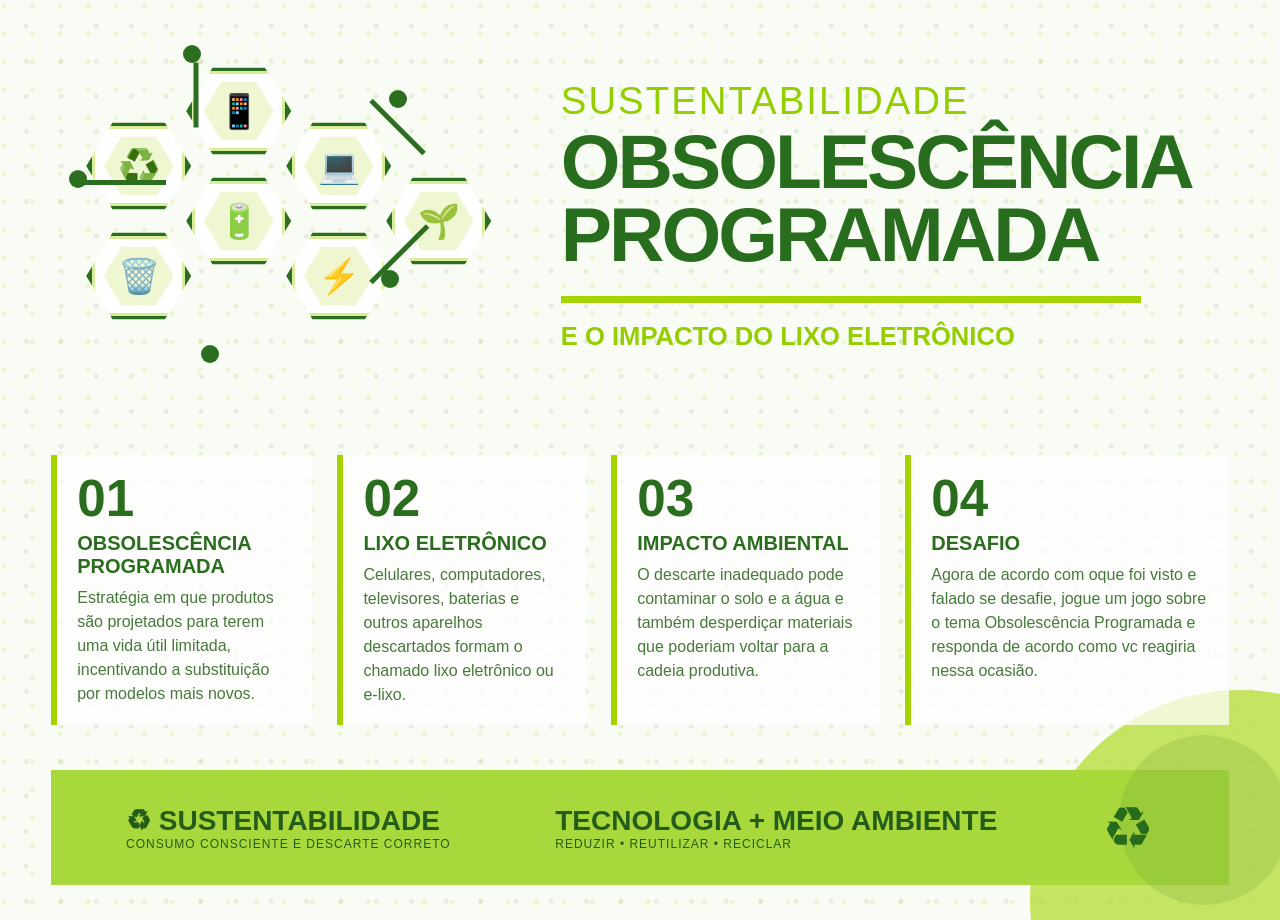
<file: index.html>
<!DOCTYPE html>
<html lang="pt-br">

<head>
    <meta charset="UTF-8">
    <meta name="viewport" content="width=device-width, initial-scale=1.0">
    <title>Obsolescência Programada e Lixo Eletrônico</title>
    <link rel="stylesheet" href="./CSS/style.css">
    <link rel="stylesheet" href="./CSS/cards_index.css">
    <link rel="stylesheet" href="./CSS/titulo_index.css">
    <link rel="stylesheet" href="./CSS/inferior_index.css">
</head>

<body>

    <main class="pagina">

        <div class="mancha"></div>

        <div class="conteudo">

            <section class="topo">

                <div class="rede">

                    <div class="hex h1">
                        <span>♻️</span>
                    </div>

                    <div class="hex h2">
                        <span>📱</span>
                    </div>

                    <div class="hex h3">
                        <span>💻</span>
                    </div>

                    <div class="hex h4">
                        <span>🔋</span>
                    </div>

                    <div class="hex h5">
                        <span>🗑️</span>
                    </div>

                    <div class="hex h6">
                        <span>⚡</span>
                    </div>

                    <div class="hex h7">
                        <span>🌱</span>
                    </div>

                    <div class="ponto p1"></div>
                    <div class="ponto p2"></div>
                    <div class="ponto p3"></div>
                    <div class="ponto p4"></div>
                    <div class="ponto p5"></div>

                    <div class="linha l1"></div>
                    <div class="linha l2"></div>
                    <div class="linha l3"></div>
                    <div class="linha l4"></div>

                </div>

                <div class="titulo">

                    <small>SUSTENTABILIDADE</small>

                    <h1>
                        Obsolescência<br>
                        Programada
                    </h1>

                    <div class="linha-titulo"></div>

                    <div class="subtitulo">
                        E o impacto do lixo eletrônico
                    </div>

                </div>

            </section>

            <section class="informacoes">

                <article class="card">

                    <div class="numero">01</div>

                    <h2><a class="link" href="./Obsolescência_Programada.html">Obsolescência Programada</a></h2>

                    <p>
                        Estratégia em que produtos são projetados para terem
                        uma vida útil limitada, incentivando a substituição
                        por modelos mais novos.
                    </p>

                </article>


                <article class="card">

                    <div class="numero">02</div>

                    <h2><a class="link" href="./Lixo_eletrônico.html">Lixo Eletrônico</a></h2>

                    <p>
                        Celulares, computadores, televisores, baterias e
                        outros aparelhos descartados formam o chamado
                        lixo eletrônico ou e-lixo.
                    </p>

                </article>


                <article class="card">

                    <div class="numero">03</div>

                    <h2><a class="link" href="./Impactos.html">Impacto Ambiental</a></h2>

                    <p>
                        O descarte inadequado pode contaminar o solo e a
                        água e também desperdiçar materiais que poderiam
                        voltar para a cadeia produtiva.
                    </p>

                </article>

                <article class="card">

                    <div class="numero">04</div>

                    <h2><a class="link" href="./jogo.html">Desafio</a></h2>

                    <p>
                       Agora de acordo com oque foi visto e falado se desafie,
                       jogue um jogo sobre o tema Obsolescência Programada e 
                       responda de acordo como vc reagiria nessa ocasião.

                    </p>

                </article>

            </section>
            
            <section class="faixa">

                <div class="logo-texto">

                    ♻ SUSTENTABILIDADE

                    <span>
                        CONSUMO CONSCIENTE E DESCARTE CORRETO
                    </span>

                </div>


                <div class="logo-texto">

                    TECNOLOGIA + MEIO AMBIENTE

                    <span>
                        REDUZIR • REUTILIZAR • RECICLAR
                    </span>

                </div>


                <div class="reciclagem">
                    ♻
                </div>

            </section>

        </div>

    </main>

</body>

</html>
</file>
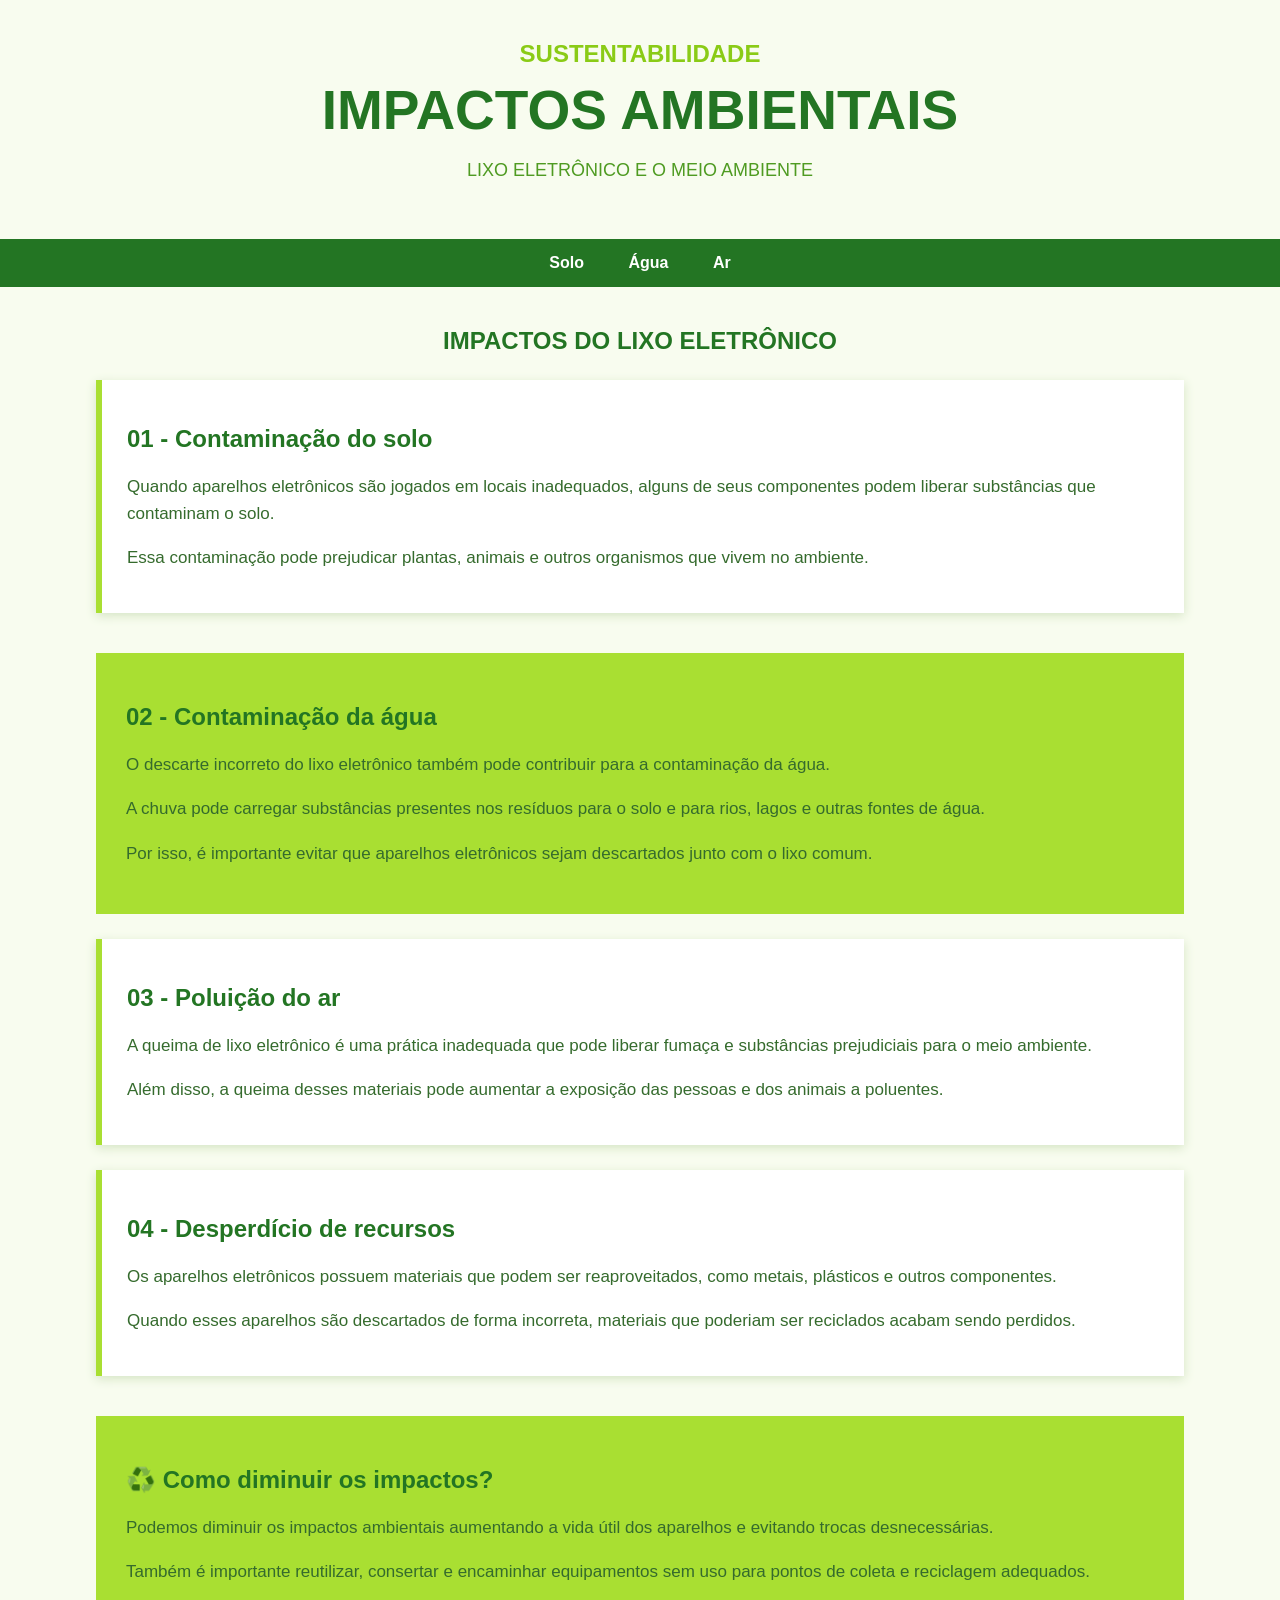
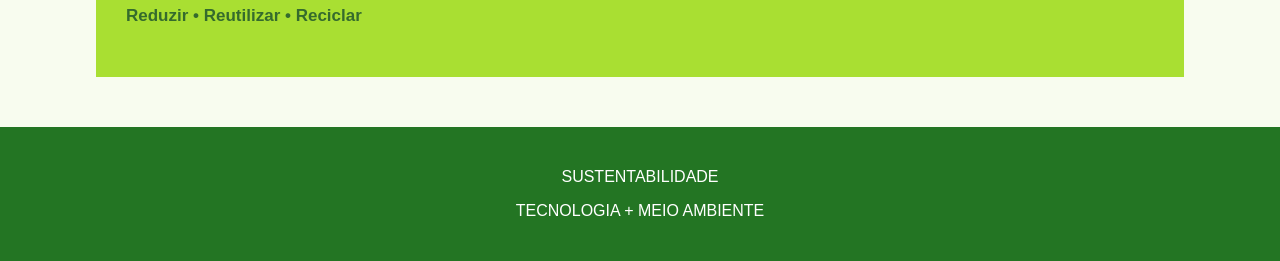
<file: Impactos.html>
<!DOCTYPE html>
<html lang="pt-br">

<head>
    <meta charset="UTF-8">
    <title>Impactos Ambientais</title>

    <link rel="stylesheet" href="./CSS/impactos.css">
    <link rel="stylesheet" href="./CSS/superior_impactos.css">
    <link rel="stylesheet" href="./CSS/soluções_impactos.css">
</head>

<body>

    <div class="topo">

        <h2>SUSTENTABILIDADE</h2>

        <h1>IMPACTOS AMBIENTAIS</h1>

        <p>LIXO ELETRÔNICO E O MEIO AMBIENTE</p>

    </div>


    <div class="menu">

        <a href="#solo">Solo</a>
        <a href="#agua">Água</a>
        <a href="#ar">Ar</a>

    </div>


    <div class="conteudo">

        <h2 class="titulo">IMPACTOS DO LIXO ELETRÔNICO</h2>


        <div class="caixa" id="solo">

            <h2>01 - Contaminação do solo</h2>

            <p>
                Quando aparelhos eletrônicos são jogados em locais
                inadequados, alguns de seus componentes podem liberar
                substâncias que contaminam o solo.
            </p>

            <p>
                Essa contaminação pode prejudicar plantas, animais e
                outros organismos que vivem no ambiente.
            </p>

        </div>


        <div class="solucoes" id="agua">

            <h2>02 - Contaminação da água</h2>

            <p>
                O descarte incorreto do lixo eletrônico também pode
                contribuir para a contaminação da água.
            </p>

            <p>
                A chuva pode carregar substâncias presentes nos resíduos
                para o solo e para rios, lagos e outras fontes de água.
            </p>

            <p>
                Por isso, é importante evitar que aparelhos eletrônicos
                sejam descartados junto com o lixo comum.
            </p>

        </div>


        <div class="caixa" id="ar">

            <h2>03 - Poluição do ar</h2>

            <p>
                A queima de lixo eletrônico é uma prática inadequada
                que pode liberar fumaça e substâncias prejudiciais
                para o meio ambiente.
            </p>

            <p>
                Além disso, a queima desses materiais pode aumentar
                a exposição das pessoas e dos animais a poluentes.
            </p>

        </div>


        <div class="caixa">

            <h2>04 - Desperdício de recursos</h2>

            <p>
                Os aparelhos eletrônicos possuem materiais que podem
                ser reaproveitados, como metais, plásticos e outros
                componentes.
            </p>

            <p>
                Quando esses aparelhos são descartados de forma
                incorreta, materiais que poderiam ser reciclados
                acabam sendo perdidos.
            </p>

        </div>


        <div class="solucoes">

            <h2>♻️ Como diminuir os impactos?</h2>

            <p>
                Podemos diminuir os impactos ambientais aumentando
                a vida útil dos aparelhos e evitando trocas
                desnecessárias.
            </p>

            <p>
                Também é importante reutilizar, consertar e encaminhar
                equipamentos sem uso para pontos de coleta e reciclagem
                adequados.
            </p>

            <p>
                <b>Reduzir • Reutilizar • Reciclar</b>
            </p>

        </div>

    </div>


    <div class="rodape">

        <p>SUSTENTABILIDADE</p>

        <p>TECNOLOGIA + MEIO AMBIENTE</p>

    </div>

</body>

</html>
</file>
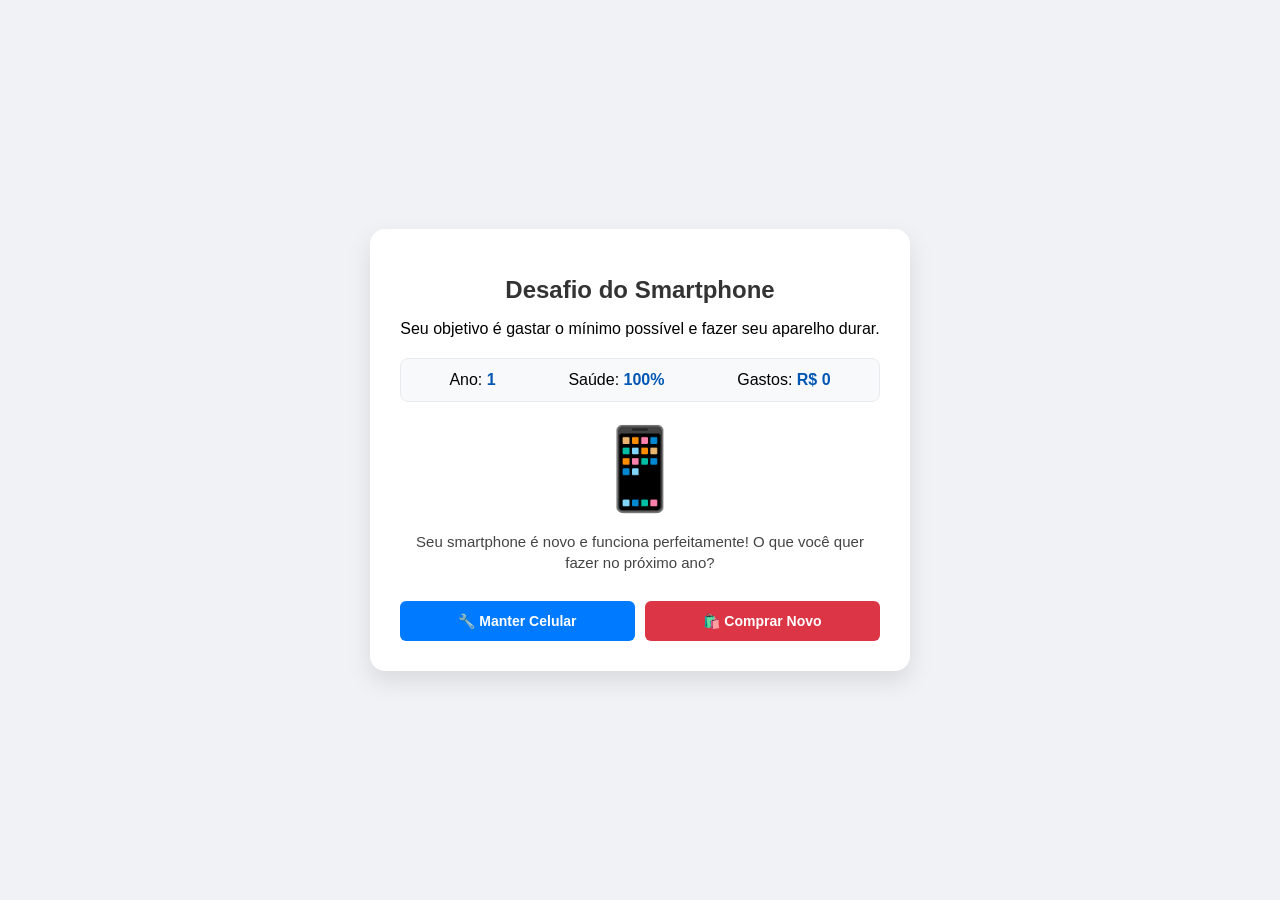
<file: jogo.html>
<!DOCTYPE html>
<html lang="pt-BR">
<head>
    <meta charset="UTF-8">
    <meta name="viewport" content="width=device-width, initial-scale=1.0">
    <title>Desafio da Obsolescência Programada</title>
    <style>
        body {
            font-family: 'Segoe UI', Tahoma, Geneva, Verdana, sans-serif;
            background-color: #f0f2f5;
            display: flex;
            justify-content: center;
            align-items: center;
            min-height: 100vh;
            margin: 0;
            padding: 20px;
            box-sizing: border-box;
        }
        .container {
            background: white;
            padding: 30px;
            border-radius: 15px;
            box-shadow: 0 10px 25px rgba(0,0,0,0.1);
            text-align: center;
            max-width: 480px;
            width: 100%;
        }
        h1 { color: #333; margin-bottom: 5px; font-size: 24px; }
        .status-box {
            display: flex;
            justify-content: space-around;
            margin: 20px 0;
            background: #f8f9fa;
            padding: 12px;
            border-radius: 8px;
            border: 1px solid #e9ecef;
        }
        .stat { font-weight: bold; color: #0056b3; }
        #phone {
            font-size: 80px;
            margin: 15px 0;
            transition: transform 0.3s;
        }
        .choice-box {
            display: flex;
            gap: 10px;
            justify-content: center;
            margin-top: 20px;
        }
        .btn {
            color: white;
            border: none;
            padding: 12px 18px;
            font-size: 14px;
            border-radius: 6px;
            cursor: pointer;
            font-weight: bold;
            transition: 0.2s;
            flex: 1;
        }
        .btn-keep { background-color: #007bff; }
        .btn-keep:hover { background-color: #0056b3; }
        .btn-buy { background-color: #dc3545; }
        .btn-buy:hover { background-color: #bd2130; }
        .btn:disabled { background-color: #cccccc !important; cursor: not-allowed; }
        #log {
            margin-top: 15px;
            font-size: 15px;
            color: #444;
            min-height: 50px;
            line-height: 1.4;
        }
        .explanation {
            display: none;
            margin-top: 25px;
            padding-top: 20px;
            border-top: 2px dashed #6c757d;
            text-align: left;
        }
        .explanation h3 { color: #333; margin-top: 0; }
        .highlight { color: #dc3545; font-weight: bold; }
    </style>
</head>
<body>

<div class="container">
    <h1>Desafio do Smartphone</h1>
    <p>Seu objetivo é gastar o mínimo possível e fazer seu aparelho durar.</p>
    
    <div class="status-box">
        <div>Ano: <span id="years" class="stat">1</span></div>
        <div>Saúde: <span id="health" class="stat">100%</span></div>
        <div>Gastos: <span id="expenses" class="stat">R$ 0</span></div>
    </div>

    <div id="phone">📱</div>
    <p id="log">Seu smartphone é novo e funciona perfeitamente! O que você quer fazer no próximo ano?</p>
    
    <div class="choice-box">
        <button id="btn-keep" class="btn btn-keep" onclick="chooseOption('keep')">🔧 Manter Celular</button>
        <button id="btn-buy" class="btn btn-buy" onclick="chooseOption('buy')">🛍️ Comprar Novo</button>
    </div>
    
    <div id="explanation" class="explanation">
        <h3>💡 Lição sobre Obsolescência</h3>
        <p id="explanation-text"></p>
        <button class="btn btn-keep" style="width: 100%; margin-top: 10px;" onclick="resetGame()">Jogar Novamente</button>
    </div>
</div>

<script>
    let year = 1;
    let health = 100;
    let expenses = 0;

    const logEl = document.getElementById('log');
    const yearsEl = document.getElementById('years');
    const healthEl = document.getElementById('health');
    const expensesEl = document.getElementById('expenses');
    const phoneEl = document.getElementById('phone');
    const btnKeep = document.getElementById('btn-keep');
    const btnBuy = document.getElementById('btn-buy');
    const expBox = document.getElementById('explanation');
    const expText = document.getElementById('explanation-text');

    // Cenários de obsolescência programada ano a ano
    const scenarios = {
        2: {
            problem: "O sistema atualizou sozinho e a bateria começou a descarregar muito rápido.",
            keepLog: "Você decidiu manter! Pagou R$ 250 por uma bateria nova paralela. A saúde subiu um pouco, mas a lentidão continua.",
            keepCost: 250,
            keepHealthEffect: -10, // perde menos saúde por consertar
            buyLog: "Você comprou um novo por R$ 2.000 porque não aguentava a bateria viciada.",
            buyCost: 2000,
            concept: "<strong>Obsolescência Funcional (Software):</strong> Fabricantes lançam atualizações pesadas que sabotam o desempenho do hardware antigo, forçando você a gastar com reparos ou comprar outro."
        },
        3: {
            problem: "A tela quebrou. A assistência oficial cobra quase o preço de um celular novo para trocar.",
            keepLog: "Você decidiu manter! Gastou R$ 900 na tela nova. Ficou caro e a tela não tem o mesmo brilho de antes.",
            keepCost: 900,
            keepHealthEffect: -30,
            buyLog: "Você preferiu comprar outro por R$ 2.200, já que consertar o antigo era economicamente inviável.",
            buyCost: 2200,
            concept: "<strong>Inviabilidade de Reparo:</strong> Os produtos são desenhados para dificultar o conserto. Peças coladas, raras ou propositalmente caras fazem o consumidor desistir de consertar."
        },
        4: {
            problem: "Seus aplicativos de banco e o WhatsApp pararam de funcionar porque exigem um sistema operacional mais novo que seu celular não recebe mais.",
            keepLog: "Você insistiu em ficar com ele, mas agora tem um aparelho que liga, mas não roda nada útil. Virou um peso de papel.",
            keepCost: 0,
            keepHealthEffect: -60,
            buyLog: "Sem conseguir usar os apps do dia a dia, você foi obrigado a gastar R$ 2.500 em um novo aparelho.",
            buyCost: 2500,
            concept: "<strong>Obsolescência Tecnológica/Sistêmica:</strong> Mesmo que o aparelho físico esteja intacto, o ecossistema digital corta o suporte para te obrigar a migrar para tecnologias mais recentes."
        }
    };

    function chooseOption(choice) {
        let currentScenario = scenarios[year + 1];
        
        if (choice === 'keep') {
            expenses += currentScenario.keepCost;
            health += currentScenario.keepHealthEffect;
            if (health < 0) health = 0;
            logEl.innerHTML = `<strong>Resultado:</strong> ${currentScenario.keepLog}`;
        } else if (choice === 'buy') {
            expenses += currentScenario.buyCost;
            health = 100; // Celular novo resgata a saúde
            logEl.innerHTML = `<strong>Resultado:</strong> ${currentScenario.buyLog}`;
        }

        // Atualiza interface física
        year++;
        yearsEl.innerText = year;
        healthEl.innerText = health + "%";
        expensesEl.innerText = `R$ ${expenses}`;

        // Atualiza visual do emoji do celular
        if (health > 70) phoneEl.innerText = "📱";
        else if (health > 30) phoneEl.innerText = "🤕";
        else phoneEl.innerText = "💀";

        // Avança o loop ou finaliza
        setTimeout(() => {
            if (year < 4) {
                logEl.innerHTML += `<br><br><span class="highlight">Próximo problema (Ano ${year}):</span> ${scenarios[year + 1].problem}`;
            } else {
                endGame(currentScenario.concept);
            }
        }, 600);
    }

    function endGame(conceptText) {
        btnKeep.disabled = true;
        btnBuy.disabled = true;
        
        let resumoFinal = `Você terminou o experimento no <strong>Ano 4</strong> com um gasto total de <span class="highlight">R$ ${expenses}</span>.<br><br>`;
        
        expText.innerHTML = resumoFinal + conceptText + "<br><br>Reparar deveria ser um direito simples e acessível, mas a indústria molda o mercado para o descarte constante.";
        expBox.style.display = 'block';
    }

    function resetGame() {
        year = 1;
        health = 100;
        expenses = 0;
        yearsEl.innerText = year;
        healthEl.innerText = health + "%";
        expensesEl.innerText = "R$ 0";
        phoneEl.innerText = "📱";
        logEl.innerHTML = "Seu smartphone é novo e funciona perfeitamente! O que você quer fazer no próximo ano?";
        btnKeep.disabled = false;
        btnBuy.disabled = false;
        expBox.style.display = 'none';
    }
</script>

</body>
</html>
</file>
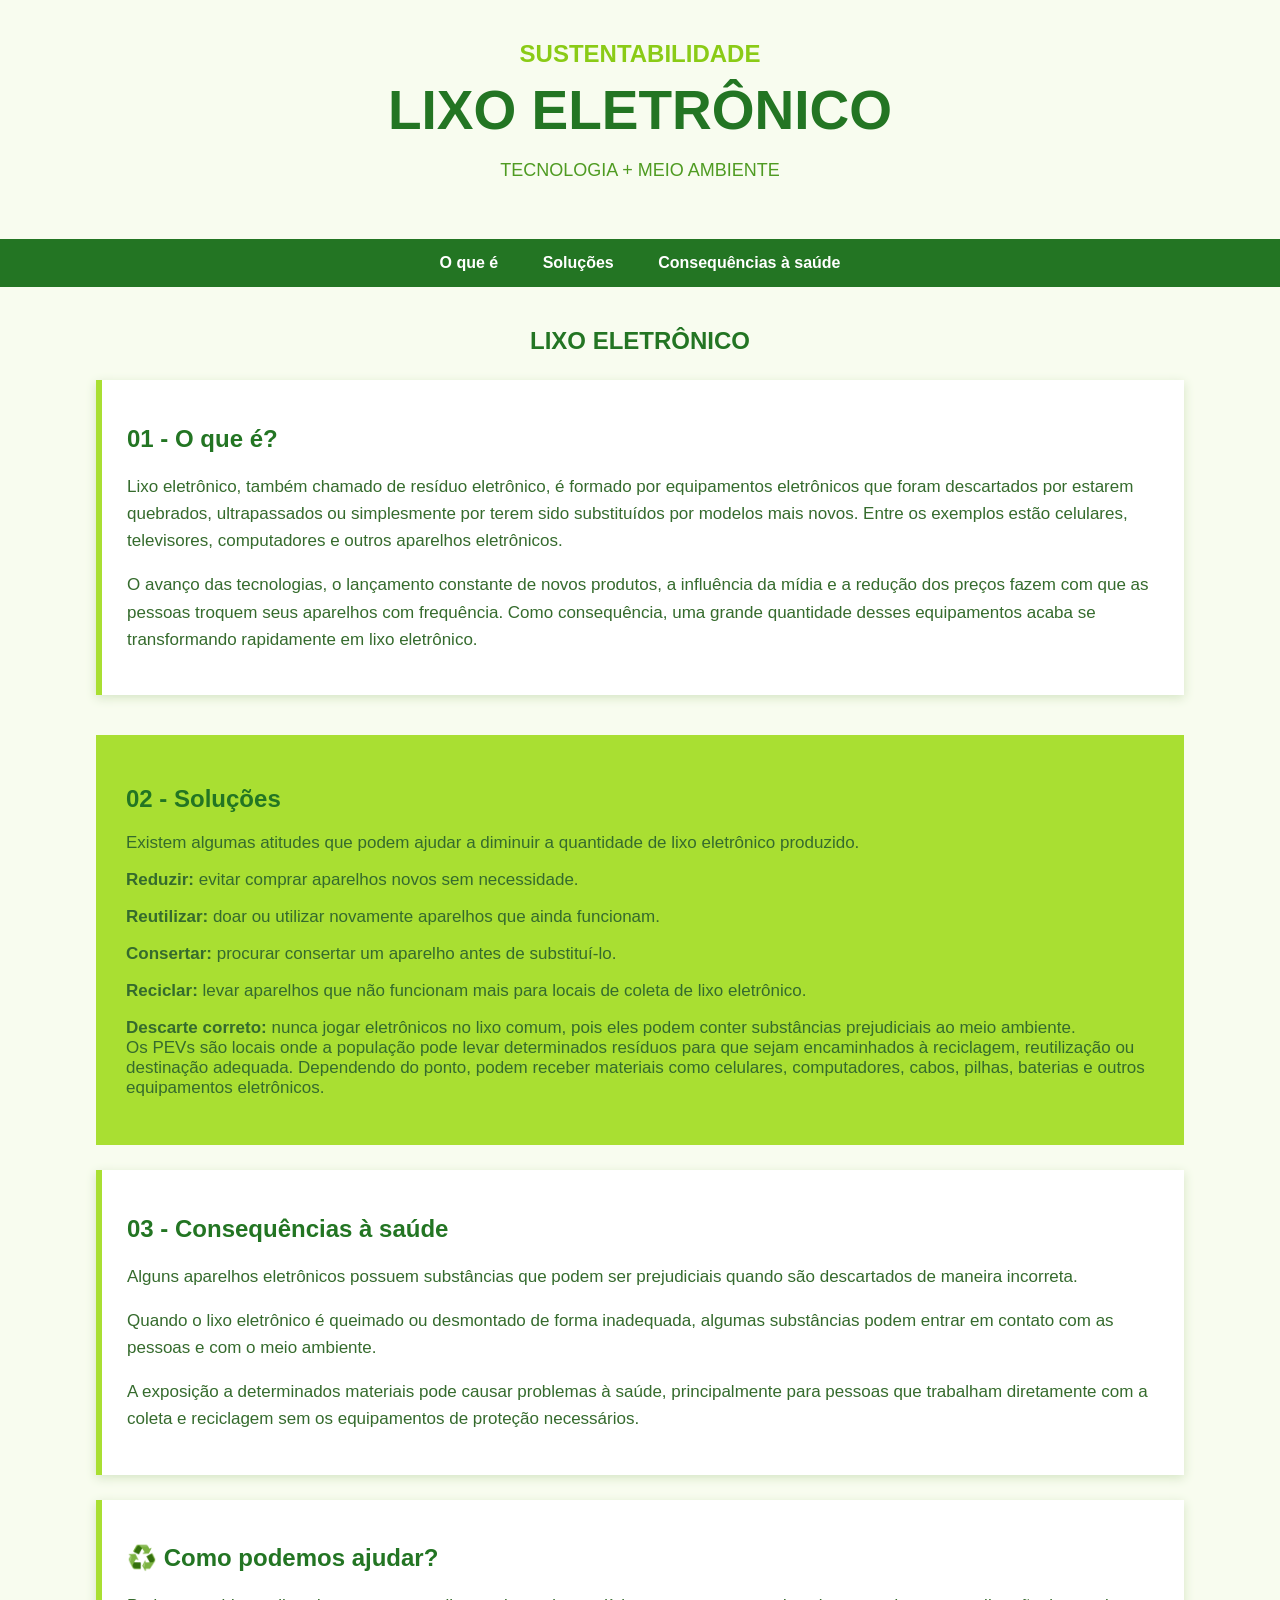
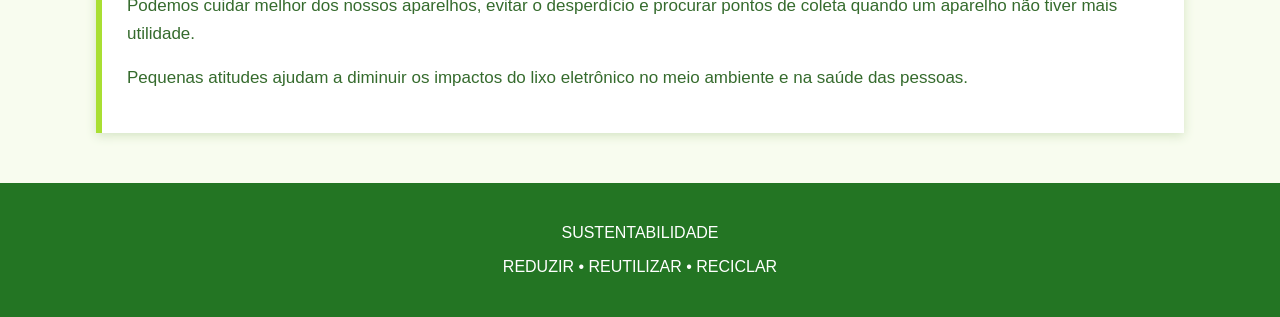
<file: Lixo_eletrônico.html>
<!DOCTYPE html>
<html lang="pt-br">

<head>
    <meta charset="UTF-8">
    <title>Lixo Eletrônico</title>

    <link rel="stylesheet" href="./CSS/lixo.css">
    <link rel="stylesheet" href="./CSS/superior_lixo.css">
    <link rel="stylesheet" href="./CSS/soluções_lixo.css">
</head>

<body>

    <div class="topo">

        <h2>SUSTENTABILIDADE</h2>
        <h1>LIXO ELETRÔNICO</h1>
        <p>TECNOLOGIA + MEIO AMBIENTE</p>

    </div>


    <div class="menu">

        <a href="#oque">O que é</a>
        <a href="#solucoes">Soluções</a>
        <a href="#saude">Consequências à saúde</a>

    </div>


    <div class="conteudo">

        <h2 class="titulo">LIXO ELETRÔNICO</h2>


        <div class="caixa" id="oque">

            <h2>01 - O que é?</h2>

            <p>
                Lixo eletrônico, também chamado de resíduo eletrônico, é formado por equipamentos eletrônicos que foram descartados por estarem quebrados, ultrapassados ou simplesmente por terem sido substituídos por modelos mais novos. Entre os exemplos estão celulares, televisores, computadores e outros aparelhos eletrônicos. 
            </p>

            <p>
                O avanço das tecnologias, o lançamento constante de novos produtos, a influência da mídia e a redução dos preços fazem com que as pessoas troquem seus aparelhos com frequência. Como consequência, uma grande quantidade desses equipamentos acaba se transformando rapidamente em lixo eletrônico.
            </p>

        </div>


        <div class="solucoes" id="solucoes">

            <h2>02 - Soluções</h2>

            <p>
                Existem algumas atitudes que podem ajudar a diminuir
                a quantidade de lixo eletrônico produzido.
            </p>

            <p>
                <b>Reduzir:</b> evitar comprar aparelhos novos sem necessidade.
            </p>

            <p>
                <b>Reutilizar:</b> doar ou utilizar novamente aparelhos
                que ainda funcionam.
            </p>

            <p>
                <b>Consertar:</b> procurar consertar um aparelho antes
                de substituí-lo.
            </p>

            <p>
                <b>Reciclar:</b> levar aparelhos que não funcionam mais
                para locais de coleta de lixo eletrônico.
            </p>

            <p>
                <b>Descarte correto:</b> nunca jogar eletrônicos no lixo comum, pois eles podem conter substâncias prejudiciais ao meio ambiente. <br> Os PEVs são locais onde a população pode levar determinados resíduos para que sejam encaminhados à reciclagem, reutilização ou destinação adequada. Dependendo do ponto, podem receber materiais como celulares, computadores, cabos, pilhas, baterias e outros equipamentos eletrônicos.
            </p>

        </div>


        <div class="caixa" id="saude">

            <h2>03 - Consequências à saúde</h2>

            <p>
                Alguns aparelhos eletrônicos possuem substâncias que podem
                ser prejudiciais quando são descartados de maneira incorreta.
            </p>

            <p>
                Quando o lixo eletrônico é queimado ou desmontado de forma
                inadequada, algumas substâncias podem entrar em contato
                com as pessoas e com o meio ambiente.
            </p>

            <p>
                A exposição a determinados materiais pode causar problemas
                à saúde, principalmente para pessoas que trabalham diretamente
                com a coleta e reciclagem sem os equipamentos de proteção
                necessários.
            </p>

        </div>


        <div class="caixa">

            <h2>♻️ Como podemos ajudar?</h2>

            <p>
                Podemos cuidar melhor dos nossos aparelhos, evitar o
                desperdício e procurar pontos de coleta quando um aparelho
                não tiver mais utilidade.
            </p>

            <p>
                Pequenas atitudes ajudam a diminuir os impactos do lixo
                eletrônico no meio ambiente e na saúde das pessoas.
            </p>

        </div>

    </div>


    <div class="rodape">

        <p>SUSTENTABILIDADE</p>

        <p>REDUZIR • REUTILIZAR • RECICLAR</p>

    </div>

</body>

</html>
</file>
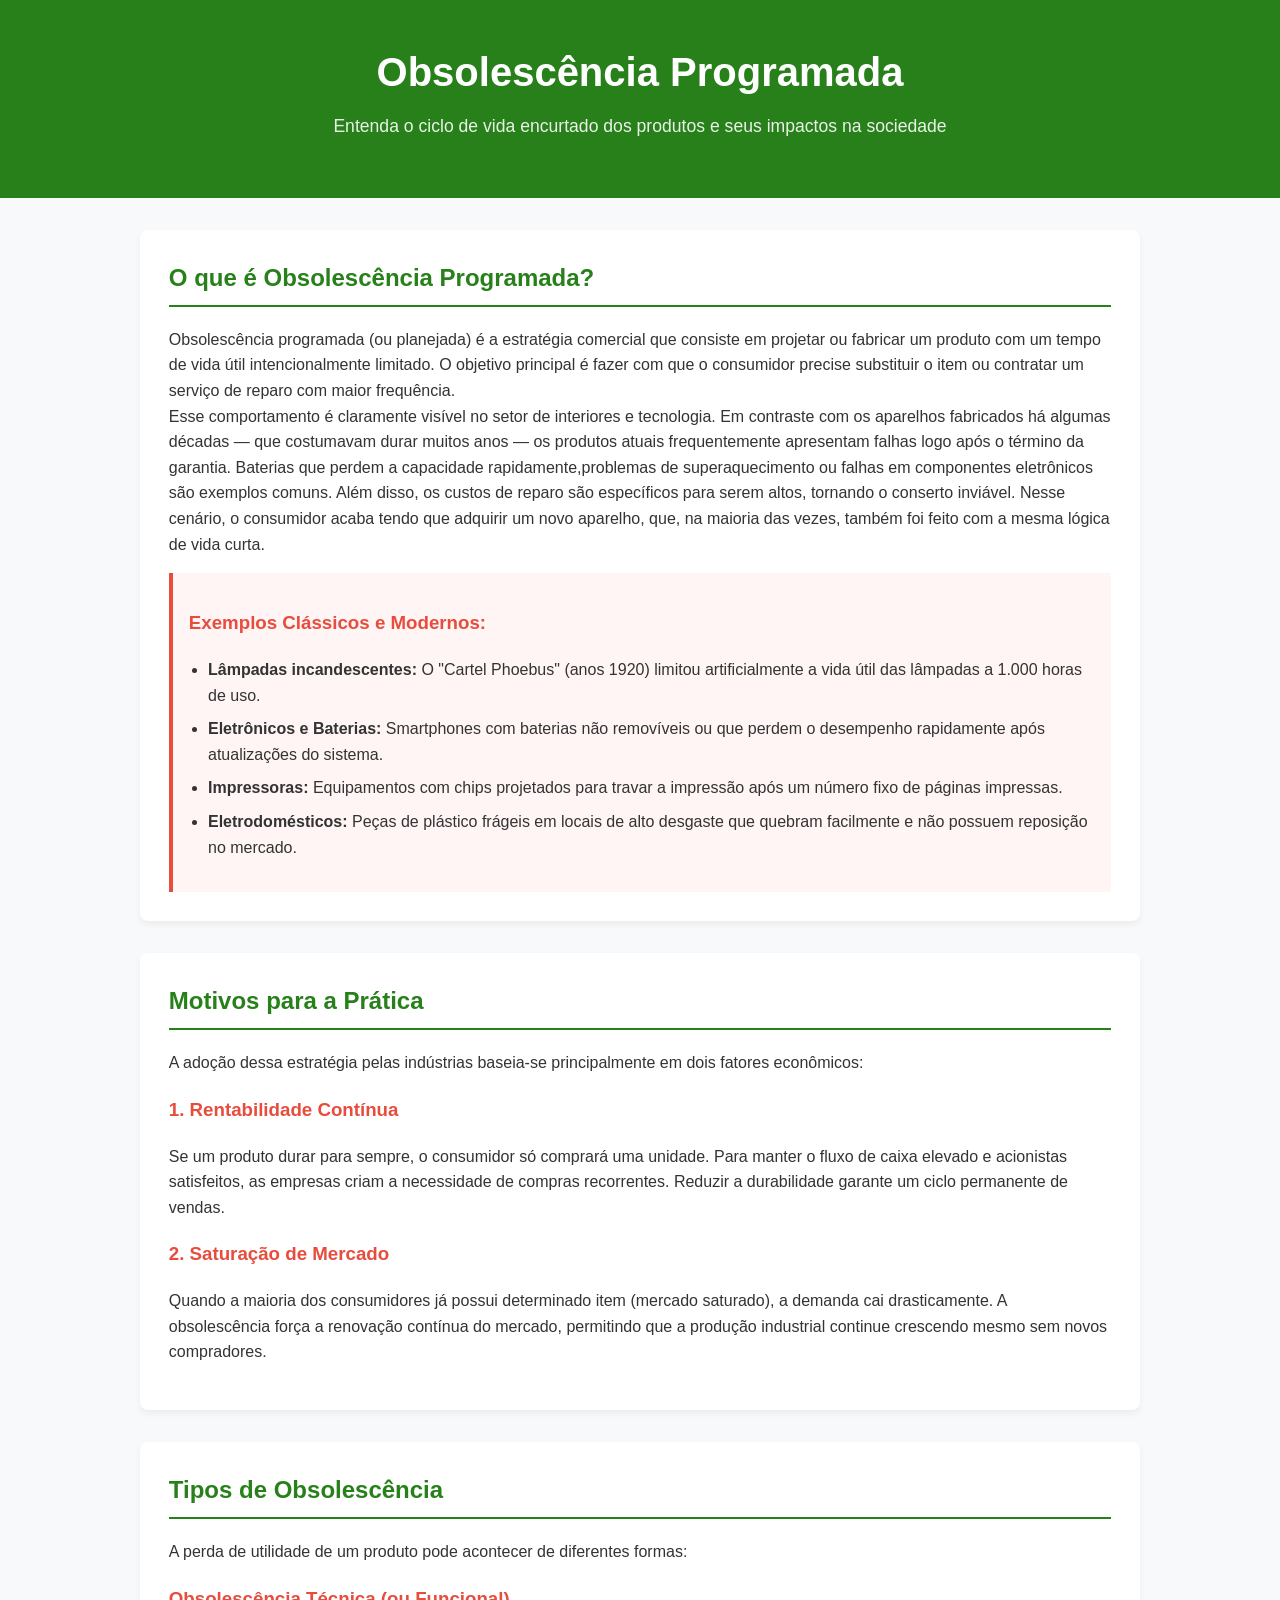
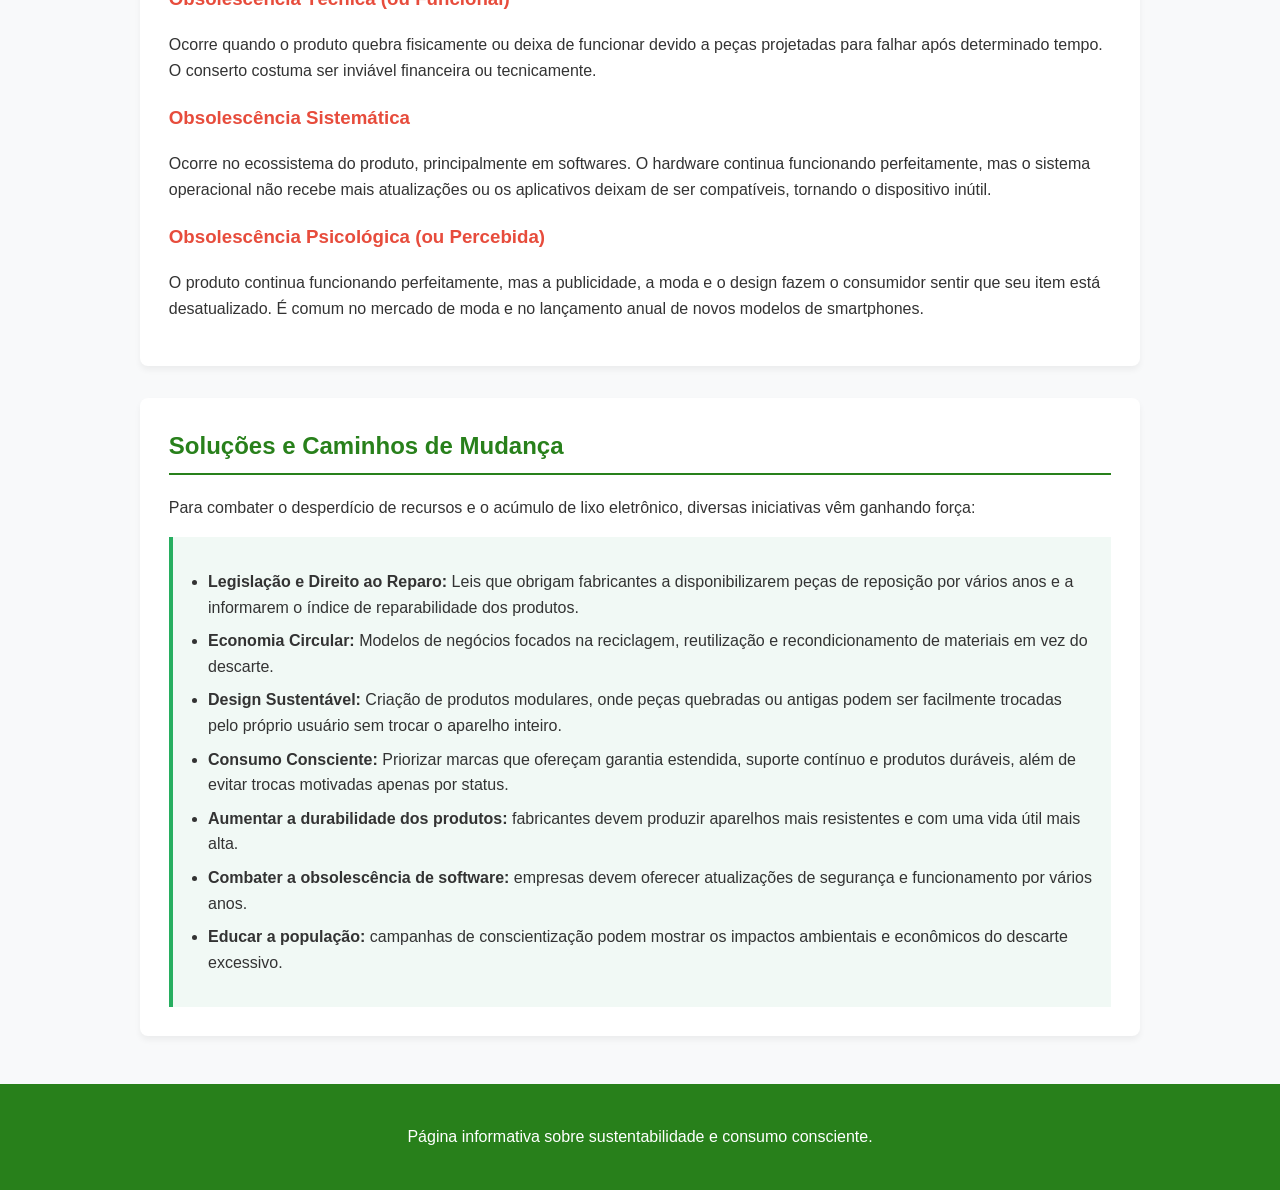
<file: Obsolescência_Programada.html>
<!DOCTYPE html>
<html lang="pt-BR">
<head>
    <meta charset="UTF-8">
    <meta name="viewport" content="width=device-width, initial-scale=1.0">
    <title>Obsolescência Programada</title>
    <link rel="stylesheet" href="./CSS/Obsolescência.css">
</head>
<body>

    <header>
        <h1>Obsolescência Programada</h1>
        <p>Entenda o ciclo de vida encurtado dos produtos e seus impactos na sociedade</p>
    </header>

    <main class="container">
        <section id="oque-e">
            <h2>O que é Obsolescência Programada?</h2>
            <p>
                Obsolescência programada (ou planejada) é a estratégia comercial que consiste em projetar ou fabricar um produto com um tempo de vida útil intencionalmente limitado. O objetivo principal é fazer com que o consumidor precise substituir o item ou contratar um serviço de reparo com maior frequência.<br>Esse comportamento é claramente visível no setor de interiores e tecnologia. Em contraste com os aparelhos fabricados há algumas décadas — que costumavam durar muitos anos — os produtos atuais frequentemente apresentam falhas logo após o término da garantia. Baterias que perdem a capacidade rapidamente,problemas de superaquecimento ou falhas em componentes eletrônicos são exemplos comuns. Além disso, os custos de reparo são específicos para serem altos, tornando o conserto inviável. Nesse cenário, o consumidor acaba tendo que adquirir um novo aparelho, que, na maioria das vezes, também foi feito com a mesma lógica de vida curta.
            </p>

            <div class="example-list">
                <h3>Exemplos Clássicos e Modernos:</h3>
                <ul>
                    <li><strong>Lâmpadas incandescentes:</strong> O "Cartel Phoebus" (anos 1920) limitou artificialmente a vida útil das lâmpadas a 1.000 horas de uso.</li>
                    <li><strong>Eletrônicos e Baterias:</strong> Smartphones com baterias não removíveis ou que perdem o desempenho rapidamente após atualizações do sistema.</li>
                    <li><strong>Impressoras:</strong> Equipamentos com chips projetados para travar a impressão após um número fixo de páginas impressas.</li>
                    <li><strong>Eletrodomésticos:</strong> Peças de plástico frágeis em locais de alto desgaste que quebram facilmente e não possuem reposição no mercado.</li>
                </ul>
            </div>
        </section>

        <section id="motivos">
            <h2>Motivos para a Prática</h2>
            <p>A adoção dessa estratégia pelas indústrias baseia-se principalmente em dois fatores econômicos:</p>

            <h3>1. Rentabilidade Contínua</h3>
            <p>
                Se um produto durar para sempre, o consumidor só comprará uma unidade. Para manter o fluxo de caixa elevado e acionistas satisfeitos, as empresas criam a necessidade de compras recorrentes. Reduzir a durabilidade garante um ciclo permanente de vendas.
            </p>

            <h3>2. Saturação de Mercado</h3>
            <p>
                Quando a maioria dos consumidores já possui determinado item (mercado saturado), a demanda cai drasticamente. A obsolescência força a renovação contínua do mercado, permitindo que a produção industrial continue crescendo mesmo sem novos compradores.
            </p>
        </section>

        <section id="tipos">
            <h2>Tipos de Obsolescência</h2>
            <p>A perda de utilidade de um produto pode acontecer de diferentes formas:</p>

            <h3>Obsolescência Técnica (ou Funcional)</h3>
            <p>
                Ocorre quando o produto quebra fisicamente ou deixa de funcionar devido a peças projetadas para falhar após determinado tempo. O conserto costuma ser inviável financeira ou tecnicamente.
            </p>

            <h3>Obsolescência Sistemática</h3>
            <p>
                Ocorre no ecossistema do produto, principalmente em softwares. O hardware continua funcionando perfeitamente, mas o sistema operacional não recebe mais atualizações ou os aplicativos deixam de ser compatíveis, tornando o dispositivo inútil.
            </p>

            <h3>Obsolescência Psicológica (ou Percebida)</h3>
            <p>
                O produto continua funcionando perfeitamente, mas a publicidade, a moda e o design fazem o consumidor sentir que seu item está desatualizado. É comum no mercado de moda e no lançamento anual de novos modelos de smartphones.
            </p>
        </section>


        <section id="solucoes">
            <h2>Soluções e Caminhos de Mudança</h2>
            <p>Para combater o desperdício de recursos e o acúmulo de lixo eletrônico, diversas iniciativas vêm ganhando força:</p>

            <div class="highlight-box">
                <ul>
                    <li><strong>Legislação e Direito ao Reparo:</strong> Leis que obrigam fabricantes a disponibilizarem peças de reposição por vários anos e a informarem o índice de reparabilidade dos produtos.</li>
                    <li><strong>Economia Circular:</strong> Modelos de negócios focados na reciclagem, reutilização e recondicionamento de materiais em vez do descarte.</li>
                    <li><strong>Design Sustentável:</strong> Criação de produtos modulares, onde peças quebradas ou antigas podem ser facilmente trocadas pelo próprio usuário sem trocar o aparelho inteiro.</li>
                    <li><strong>Consumo Consciente:</strong> Priorizar marcas que ofereçam garantia estendida, suporte contínuo e produtos duráveis, além de evitar trocas motivadas apenas por status.</li>
                    <li><strong>Aumentar a durabilidade dos produtos:</strong> fabricantes devem produzir aparelhos mais resistentes e com uma vida útil mais alta.</li>
                    <li><strong>Combater a obsolescência de software:</strong>  empresas devem oferecer atualizações de segurança e funcionamento por vários anos.</li>
                    <li><strong>Educar a população:</strong> campanhas de conscientização podem mostrar os impactos ambientais e econômicos do descarte excessivo.</li>
                    
                </ul>
            </div>
        </section>
    </main>

    <footer>
        <p>Página informativa sobre sustentabilidade e consumo consciente.</p>
    </footer>

</body>
</html>
</file>
<file: CSS/style.css>
* {
    margin: 0;
    padding: 0;
    box-sizing: border-box;
}

body {
    font-family: Arial, Helvetica, sans-serif;
    background: #f8fbf1;
    color: #276b1c;
}

.pagina {
    min-height: 100vh;
    position: relative;
    overflow: hidden;
    background:
        radial-gradient(
            circle at 15% 20%,
            rgba(145, 205, 0, .13) 0 2px,
            transparent 3px
        ),

        radial-gradient(
            circle at 75% 75%,
            rgba(46, 112, 27, .10) 0 2px,
            transparent 3px
        ),
        #f9fcf4;
    background-size:
        28px 28px,
        35px 35px;
}

.mancha {
    position: absolute;
    width: 420px;
    height: 420px;
    right: -170px;
    bottom: -190px;
    background: #b8df3e;
    border-radius: 50%;
    opacity: .8;
}

.conteudo {
    width: min(1200px, 92%);
    margin: auto;
    padding: 45px 0 35px;
    position: relative;
    z-index: 2;
}

.topo {
    display: grid;
    grid-template-columns: 42% 58%;
    align-items: center;
    gap: 15px;
}


.rede {
    position: relative;
    height: 340px;
}


.hex {
    position: absolute;
    width: 105px;
    height: 92px;
    background: white;
    border: 6px solid #2c6e1f;
    clip-path: polygon(
        25% 3%,
        75% 3%,
        100% 50%,
        75% 97%,
        25% 97%,
        0 50%
    );

    display: flex;
    align-items: center;
    justify-content: center;
    font-size: 34px;
    box-shadow:
        inset 0 0 0 3px #d8ed9c;
}

.hex::after {
    content: "";
    position: absolute;
    width: 70px;
    height: 62px;
    background: rgba(159, 211, 0, .18);
    clip-path: polygon(
        25% 3%,
        75% 3%,
        100% 50%,
        75% 97%,
        25% 97%,
        0 50%
    );
}


.hex span {
    position: relative;

    z-index: 2;
}

.h1 {
    left: 35px;
    top: 75px;
}

.h2 {
    left: 135px;
    top: 20px;
}

.h3 {
    left: 235px;
    top: 75px;
}

.h4 {
    left: 135px;
    top: 130px;
}

.h5 {
    left: 35px;
    top: 185px;
}

.h6 {
    left: 235px;
    top: 185px;
}

.h7 {
    left: 335px;
    top: 130px;
}

.ponto {
    position: absolute;
    width: 18px;
    height: 18px;
    background: #2c6e1f;
    border-radius: 50%;
}

.p1 {
    left: 18px;
    top: 125px;
}

.p2 {
    left: 132px;
    top: 0;
}

.p3 {
    left: 338px;
    top: 45px;
}

.p4 {
    left: 330px;
    top: 225px;
}

.p5 {
    left: 150px;
    top: 300px;
}

.linha {
    position: absolute;
    height: 5px;
    background: #2c6e1f;
    transform-origin: left center;
}

.l1 {
    width: 90px;
    left: 25px;
    top: 135px;
}

.l2 {
    width: 65px;
    left: 145px;
    top: 15px;
    transform: rotate(90deg);
}

.l3 {
    width: 75px;
    left: 320px;
    top: 53px;
    transform: rotate(45deg);
}

.l4 {
    width: 80px;
    left: 320px;
    top: 235px;
    transform: rotate(-45deg);
}
/* =========================
   RESPONSIVIDADE
========================= */

@media (max-width: 850px) {

    .topo {
        grid-template-columns: 1fr;
    }


    .rede {
        transform: scale(.85);

        transform-origin: left top;

        margin-bottom: -45px;
    }


    .titulo {
        text-align: center;
    }


    .linha-titulo {
        width: 100%;
    }


    .informacoes {
        grid-template-columns: 1fr;
    }


    .faixa {
        flex-direction: column;

        text-align: center;
    }
}


/* =========================
   CELULARES
========================= */

@media (max-width: 500px) {

    .conteudo {
        width: 94%;

        padding-top: 25px;
    }


    .rede {
        transform: scale(.65);

        margin-bottom: -105px;
    }


    .titulo h1 {
        font-size: 40px;

        letter-spacing: -1px;
    }


    .titulo small {
        font-size: 22px;
    }


    .subtitulo {
        font-size: 17px;
    }

}
</file>
<file: CSS/cards_index.css>
.informacoes {
    display: flex;

    grid-template-columns: repeat(3, 1fr);

    gap: 25px;

    margin-top: 45px;

    padding: 25px 0;
}


.card {
    padding: 18px 20px;

    border-left: 6px solid #a4d300;

    background: rgba(255, 255, 255, .72);
}


.card .numero {
    color: #2b6d1f;

    font-size: clamp(34px, 4vw, 52px);

    font-weight: 900;

    line-height: 1;
}

.link {
    text-decoration: none;
    color: inherit;
}


.card h2 {
    margin: 8px 0;

    color: #2b6d1f;

    font-size: 20px;

    text-transform: uppercase;
}


.card p {
    color: #47783d;

    font-size: 16px;

    line-height: 1.5;
}
</file>
<file: CSS/titulo_index.css>
.titulo small {
    display: block;

    font-size: clamp(24px, 3vw, 43px);

    font-weight: 300;

    letter-spacing: 2px;

    color: #94ce00;

    margin-bottom: 2px;
}


.titulo h1 {
    font-size: clamp(42px, 6vw, 78px);

    line-height: .95;

    font-weight: 900;

    letter-spacing: -3px;

    text-transform: uppercase;

    color: #286d1e;
}


/* Linha abaixo do título */

.linha-titulo {
    width: 85%;

    height: 7px;

    background: #a5d500;

    margin: 25px 0 18px;
}


/* Subtítulo */

.subtitulo {
    font-size: clamp(18px, 2vw, 28px);

    line-height: 1.2;

    text-transform: uppercase;

    color: #94ce00;

    font-weight: bold;
}
</file>
<file: CSS/inferior_index.css>
.faixa {
    margin-top: 20px;

    min-height: 115px;

    background: #a9d83c;

    display: flex;

    align-items: center;

    justify-content: space-around;

    gap: 25px;

    padding: 22px 35px;

    position: relative;
}


.faixa::after {
    content: "";

    position: absolute;

    right: -60px;
    top: -35px;

    width: 170px;
    height: 170px;

    border-radius: 50%;

    background: #2c6e1f;

    opacity: .12;
}


/* Texto da faixa */

.logo-texto {
    font-size: 28px;

    font-weight: 900;

    color: #245d1a;

    text-transform: uppercase;
}


.logo-texto span {
    display: block;

    font-size: 12px;

    letter-spacing: 1px;

    font-weight: normal;
}


/* Símbolo de reciclagem */

.reciclagem {
    font-size: 58px;
}
</file>
<file: CSS/impactos.css>
body {
    margin: 0;
    font-family: Arial, sans-serif;
    background-color: #f8fcef;
    color: #356b2d;
}


.menu {
    background-color: #237523;
    padding: 15px;
    text-align: center;
}

.menu a {
    color: white;
    text-decoration: none;
    margin: 20px;
    font-weight: bold;
}

.conteudo {
    width: 85%;
    margin: auto;
}

.titulo {
    text-align: center;
    color: #237523;
    margin-top: 40px;
}

.caixa {
    background-color: white;
    margin: 25px 0;
    padding: 25px;
    border-left: 6px solid #a9df32;
    box-shadow: 0 3px 10px #d5e5c5;
}

.caixa h2 {
    color: #237523;
}

.caixa p {
    font-size: 17px;
    line-height: 1.6;
}

.rodape {
    background-color: #237523;
    color: white;
    text-align: center;
    padding: 25px;
    margin-top: 50px;
}
</file>
<file: CSS/superior_impactos.css>
.topo {
    background-color: #f8fcef;
    padding: 40px;
    text-align: center;
}

.topo h1 {
    color: #237523;
    font-size: 55px;
    margin: 10px;
}

.topo h2 {
    color: #8acb16;
    font-size: 24px;
    margin: 0;
}

.topo p {
    color: #4f9b22;
    font-size: 18px;
}
</file>
<file: CSS/soluções_impactos.css>
.solucoes {
    background-color: #a9df32;
    padding: 30px;
    margin-top: 40px;
}

.solucoes h2 {
    color: #237523;
}

.solucoes p {
    color: #356b2d;
    font-size: 17px;
    line-height: 1.6;
}
</file>
<file: CSS/lixo.css>
body {
    margin: 0;
    font-family: Arial, sans-serif;
    background-color: #f8fcef;
    color: #356b2d;
}

.menu {
    background-color: #237523;
    padding: 15px;
    text-align: center;
}

.menu a {
    color: white;
    text-decoration: none;
    margin: 20px;
    font-weight: bold;
}

.conteudo {
    width: 85%;
    margin: auto;
}

.titulo {
    text-align: center;
    color: #237523;
    margin-top: 40px;
}

.caixa {
    background-color: white;
    margin: 25px 0;
    padding: 25px;
    border-left: 6px solid #a9df32;
    box-shadow: 0 3px 10px #d5e5c5;
}

.caixa h2 {
    color: #237523;
}

.caixa p {
    font-size: 17px;
    line-height: 1.6;
}

.rodape {
    background-color: #237523;
    color: white;
    text-align: center;
    padding: 25px;
    margin-top: 50px;
}
</file>
<file: CSS/superior_lixo.css>
.topo {
    background-color: #f8fcef;
    padding: 40px;
    text-align: center;
}

.topo h1 {
    color: #237523;
    font-size: 55px;
    margin: 10px;
}

.topo h2 {
    color: #8acb16;
    font-size: 24px;
    margin: 0;
}

.topo p {
    color: #4f9b22;
    font-size: 18px;
}
</file>
<file: CSS/soluções_lixo.css>
.solucoes {
    background-color: #a9df32;
    padding: 30px;
    margin-top: 40px;
}

.solucoes h2 {
    color: #237523;
}

.solucoes p {
    color: #356b2d;
    font-size: 17px;
}
</file>
<file: CSS/Obsolescência.css>
:root {
    --primary-color: #28801b;
    --secondary-color: #e74c3c;
    --accent-color: #27ae60;
    --bg-color: #f8f9fa;
    --card-bg: #ffffff;
    --text-color: #333333;
}

body {
    font-family: 'Segoe UI', Tahoma, Geneva, Verdana, sans-serif;
    line-height: 1.6;
    color: var(--text-color);
    background-color: var(--bg-color);
    margin: 0;
    padding: 0;
}

header {
    background-color: var(--primary-color);
    color: white;
    text-align: center;
    padding: 2.5rem 1rem;
}

header h1 {
    margin: 0;
    font-size: 2.5rem;
}

header p {
    margin-top: 0.5rem;
    font-size: 1.1rem;
    opacity: 0.9;
}

.container {
    display: block;
    max-width: 1000px;
    margin: 2rem auto;
    padding: 0 1.5rem;
}

section {
    background: var(--card-bg);
    padding: 1.8rem;
    margin-bottom: 2rem;
    border-radius: 8px;
    box-shadow: 0 4px 6px rgba(0, 0, 0, 0.05);
}

h2 {
    color: var(--primary-color);
    border-bottom: 2px solid var(--primary-color);
    padding-bottom: 0.5rem;
    margin-top: 0;
}

h3 {
    color: var(--secondary-color);
    margin-top: 1.2rem;
}

ul {
    padding-left: 1.2rem;
}

li {
    margin-bottom: 0.5rem;
}

.highlight-box {
    background-color: #f1f9f5;
    border-left: 4px solid var(--accent-color);
    padding: 1rem;
    margin-top: 1rem;
}

.example-list {
    background-color: #fff5f5;
    border-left: 4px solid var(--secondary-color);
    padding: 1rem;
    margin-top: 1rem;
}

footer {
    text-align: center;
    padding: 1.5rem;
    background-color: var(--primary-color);
    color: white;
    margin-top: 3rem;
}
</file>
